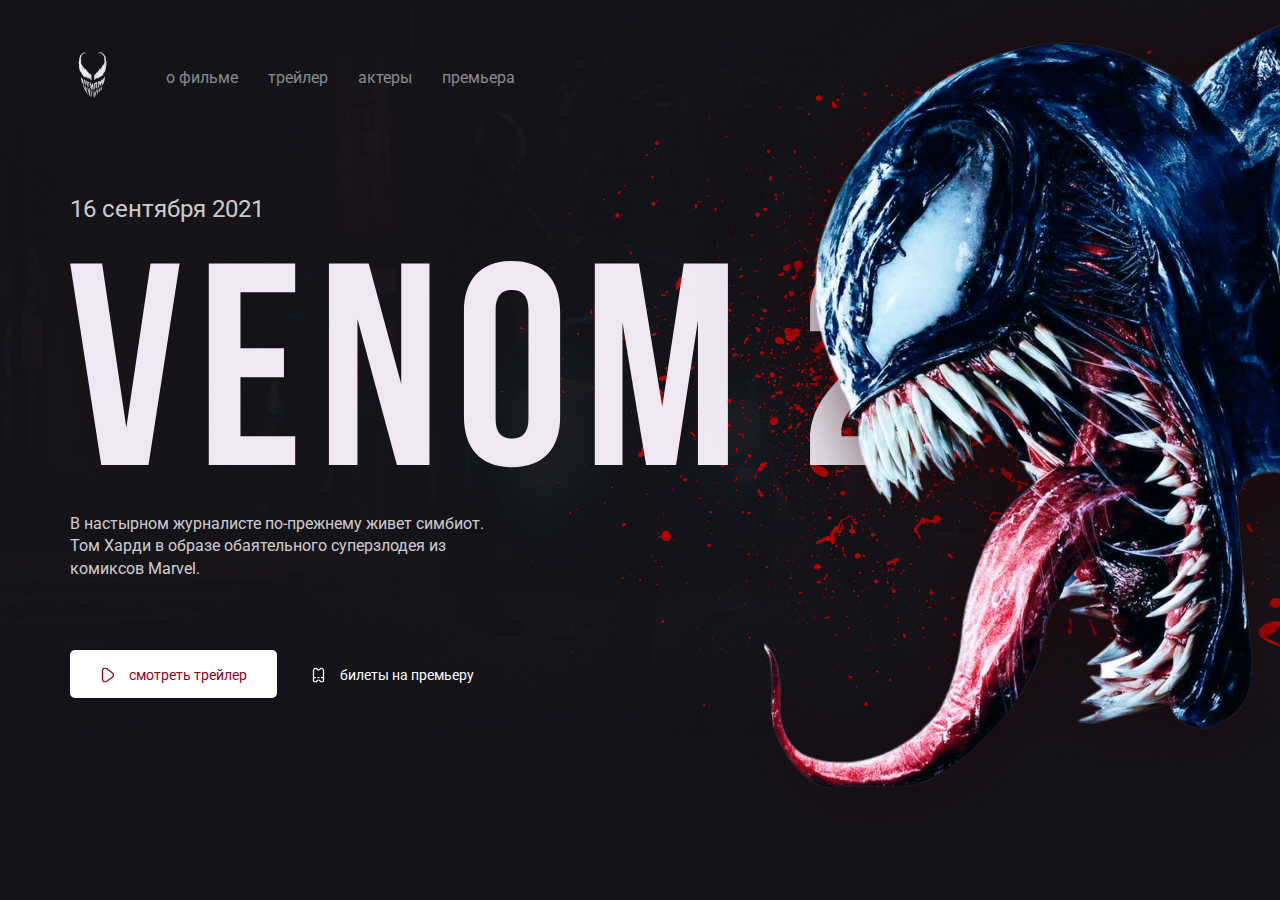
<file: index.html>
<!DOCTYPE html>
<html lang="ru">

<head>
  <meta charset="UTF-8">
  <meta http-equiv="X-UA-Compatible" content="IE=edge">
  <meta name="viewport" content="width=device-width, initial-scale=1.0">
  <title>Главная - Venom 2</title>
  <link rel="preconnect" href="https://fonts.gstatic.com">
  <link href="https://fonts.googleapis.com/css2?family=Roboto:wght@400;700&display=swap" rel="stylesheet">
  <link rel="stylesheet" href="css/normalize.css">
  <link rel="stylesheet" href="css/style.css">
</head>

<body class="blood">
  <div class="container">
    <header class="header">
      <a href="/" class="logo-link">
        <img width="46" height="71" src="img/logo.png" alt="logo: venom" class="logo-image">
      </a>
      <nav class="nav">
        <ul class="nav-menu">
          <li class="nav-menu-item">
            <a href="about.html" class="nav-menu-link">о фильме</a>
          </li>
          <li class="nav-menu-item">
            <a href="trailer.html" class="nav-menu-link">трейлер</a>
          </li>
          <li class="nav-menu-item">
            <a href="actors.html" class="nav-menu-link">актеры</a>
          </li>
          <li class="nav-menu-item">
            <a href="premier.html" class="nav-menu-link">премьера</a>
          </li>
        </ul>
      </nav>
    </header>
    <div class="film">
      <div class="film-text">
        <span class="film-date">16 сентября 2021</span>
        <img src="img/venom-2.svg" alt="logo: venom-2" class="film-logo">
        <p class="film-description">В настырном журналисте по-прежнему живет симбиот. Том Харди в образе обаятельного
          суперзлодея из комиксов Marvel.</p>
      </div>
      <!-- /.film-text -->
      <div class="button-group">
        <button class="button button-primary">
          <img width="15" src="img/playicon.svg" alt="icon: play" class="button-icon">
          <span class="button-text">смотреть трейлер</span>
        </button>
        <a href="trailer.html" class="button button-link">
          <img src="img/ticket.svg" alt="icon: Ticket" class="button-icon">
          <span class="button-text">билеты на премьеру</span>
        </a>
      </div>
      <!-- /.button-group -->
    </div>
  </div>
  <img src="img/venom.png" alt="photo: venom" class="venom">
</body>

</html>
</file>
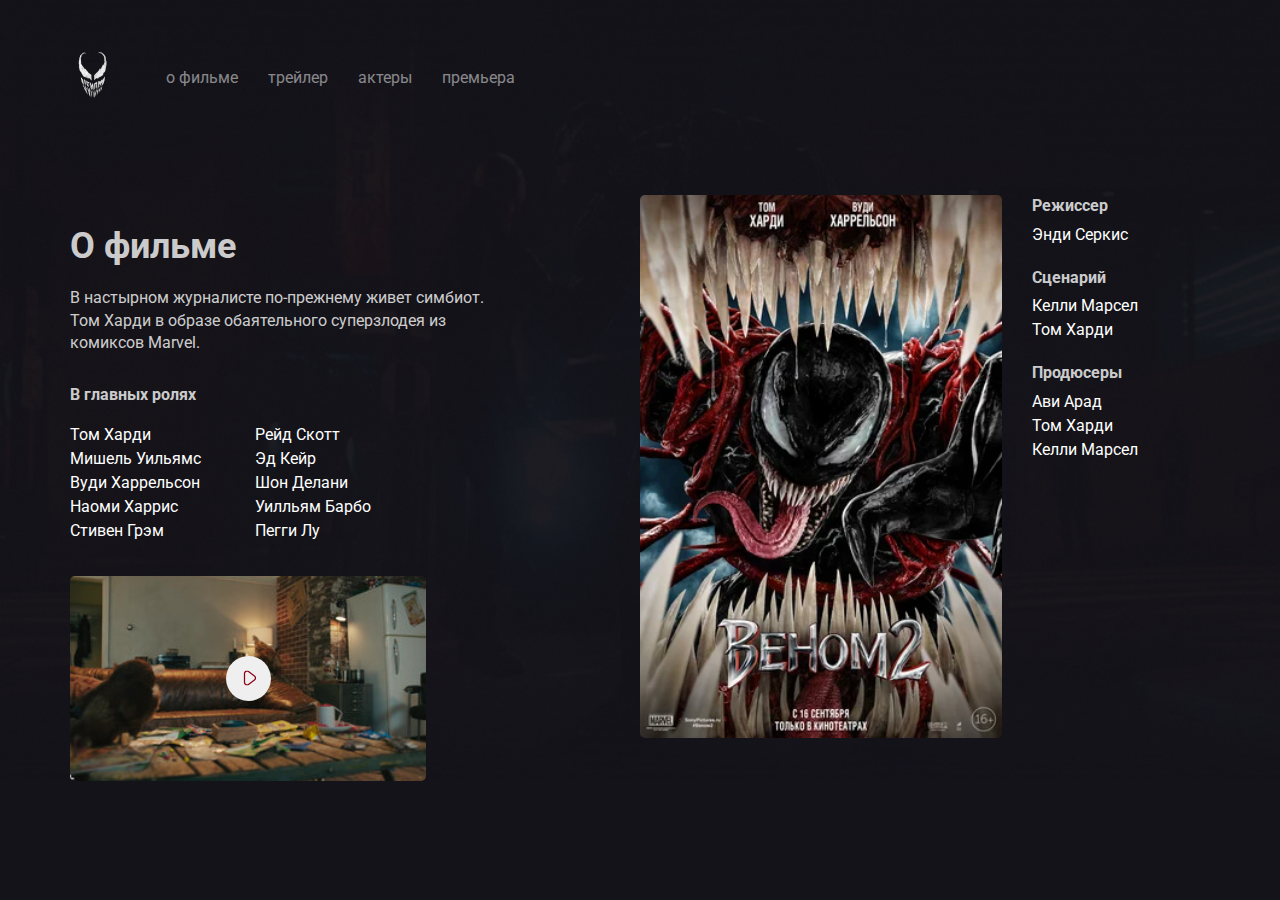
<file: about.html>
<!DOCTYPE html>
<html lang="ru">

<head>
  <meta charset="UTF-8">
  <meta http-equiv="X-UA-Compatible" content="IE=edge">
  <meta name="viewport" content="width=device-width, initial-scale=1.0">
  <title>О фильме - Venom 2</title>
  <link rel="preconnect" href="https://fonts.gstatic.com">
  <link href="https://fonts.googleapis.com/css2?family=Roboto:wght@400;700&display=swap" rel="stylesheet">
  <link rel="stylesheet" href="css/normalize.css">
  <link rel="stylesheet" href="css/style.css">
</head>

<body class="primary-bg">
  <div class="container">
    <header class="header">
      <a href="/" class="logo-link">
        <img width="46" height="71" src="img/logo.png" alt="logo: venom" class="logo-image">
      </a>
      <nav class="nav">
        <ul class="nav-menu">
          <li class="nav-menu-item">
            <a href="about.html" class="nav-menu-link">о фильме</a>
          </li>
          <li class="nav-menu-item">
            <a href="trailer.html" class="nav-menu-link">трейлер</a>
          </li>
          <li class="nav-menu-item">
            <a href="actors.html" class="nav-menu-link">актеры</a>
          </li>
          <li class="nav-menu-item">
            <a href="premier.html" class="nav-menu-link">премьера</a>
          </li>
        </ul>
      </nav>
    </header>
    <div class="content">
      <div class="col">
        <h2 class="content-title">О фильме</h2>
        <p class="content-text">В настырном журналисте по-прежнему живет симбиот. Том Харди в образе обаятельного
          суперзлодея из комиксов Marvel.</p>
        <h3 class="content-subtitle">В главных ролях</h3>
        <ul class="list column-2">
          <li class="list-item">Том Харди</li>
          <li class="list-item">Мишель Уильямс</li>
          <li class="list-item">Вуди Харрельсон</li>
          <li class="list-item">Наоми Харрис</li>
          <li class="list-item">Стивен Грэм</li>
          <li class="list-item">Рейд Скотт</li>
          <li class="list-item">Эд Кейр</li>
          <li class="list-item">Шон Делани</li>
          <li class="list-item">Уилльям Барбо</li>
          <li class="list-item">Пегги Лу</li>
        </ul>
        <div class="trailer">
          <button class="play">
            <img src="img/playicon.svg" alt="icon: play" class="play-icon">
          </button>
        </div>
      </div>
      <!-- /.col -->
      <div class="col">
        <div class="poster-wrapper">
          <img src="img/poster.svg" alt="photo: poster venom 2" class="poster">
          <div class="creators">
            <h3 class="content-subtitle">Режиссер</h3>
            <ul class="list">
              <li class="list-item">Энди Серкис</li>
            </ul>
            <h3 class="content-subtitle">Сценарий</h3>
            <ul class="list">
              <li class="list-item">Келли Марсел</li>
              <li class="list-item">Том Харди</li>
            </ul>
            <h3 class="content-subtitle">Продюсеры</h3>
            <ul class="list">
              <li class="list-item">Ави Арад</li>
              <li class="list-item">Том Харди</li>
              <li class="list-item">Келли Марсел</li>
            </ul>
          </div>
        </div>
      </div>
      <!-- /.col -->
    </div>
    <!-- /.content -->
  </div>
</body>

</html>
</file>
<file: css/style.css>
body {
  color: #fff;
  font-family: 'Roboto', sans-serif;
  background-color: #14131a;
}
.logo-image {
  margin-right: 50px;
}
.container {
  max-width: 1140px;
  margin: auto;
}
header {
  display: flex;
  align-items: center;
  padding-top: 40px;
  margin-bottom: 80px;
}
.logo-link {
  display: inline-block;
}
.nav-menu {
  margin: 0;
  padding: 0;
  display: flex;
  list-style: none;
}
.nav-menu-item {
  margin-right: 30px;
}
.nav-menu-link {
  text-decoration: none;
  color: rgba(255, 255, 255, 0.5);
}
.film-date {
  display: block;
  font-size: 24px;
  line-height: 28px;
  margin-bottom: 38px;
  color: rgba(255, 255, 255, 0.8);
}
.film-description {
  margin-top: 40px;
  max-width: 423px;
  font-size: 16px;
  line-height: 140%;
  color: rgba(255, 255, 255, 0.8);
}
.button {
  padding: 15px 30px;
  border: none;
  border-radius: 5px;
  text-decoration: none;
  cursor: pointer;
}
.button-text,
.button-icon {
  display: inline-block;
  vertical-align: middle;
}
.button-text {
  font-size: 14px;
  line-height: 16px;
  margin-left: 10px;
}
.button-primary {
  color: #8d0019;
  background-color: #fff;
}
.button-link {
  color: #fff;
}
.button-group {
  margin-top: 70px;
}
.venom {
  position: absolute;
  top: 0;
  right: 0;
}
.blood {
  background: url('../img/blood.png') no-repeat top right,
    #14131a url('../img/background.jpg') no-repeat center center / 100%;
}
.primary-bg {
  background: #14131a url('../img/background.jpg') no-repeat center center / 100%;
}
.content {
  display: flex;
}
.col {
  flex-basis: 50%;
}
.content-title {
  font-weight: bold;
  font-size: 36px;
  line-height: 42px;
  color: rgba(255, 255, 255, 0.8);
  margin-bottom: 20px;
}
.content-text {
  font-size: 16px;
  line-height: 140%;
  color: rgba(255, 255, 255, 0.8);
  max-width: 423px;
  margin-bottom: 30px;
}
.content-subtitle {
  font-size: 16px;
  line-height: 140%;
  color: rgba(255, 255, 255, 0.8);
  margin-bottom: 15px;
  margin-top: 0;
}
.content .list {
  list-style: none;
  padding: 0;
}
.list-item {
  line-height: 1.5;
}
.column-2 {
  -webkit-column-count: 2;
  -moz-column-count: 2;
  column-count: 2;
  -webkit-column-gap: 20px;
  -moz-column-gap: 20px;
  column-gap: 20px;
  max-width: 350px;
}
.content .trailer {
  width: 356px;
  height: 205px;
  background: url('../img/trailer-cover.svg') no-repeat center / contain;
  border-radius: 5px;
  display: flex;
  align-items: center;
  justify-content: center;
  margin-top: 33px;
}
.trailer .play {
  width: 45px;
  height: 45px;
  border-radius: 50%;
  border: none;
  cursor: pointer;
}
.trailer .play-icon {
  transform: translate(1px, 2px);
}
.poster-wrapper {
  display: flex;
  align-items: start;
}
.poster {
  width: 362px;
  border-radius: 5px;
  margin-right: 30px;
}
.poster-wrapper .content-subtitle {
  margin-bottom: 5px;
}
.poster-wrapper .content-text {
  margin-bottom: 20px;
}
.poster-wrapper .list {
  margin: 0;
  margin-bottom: 20px;
}
</file>
